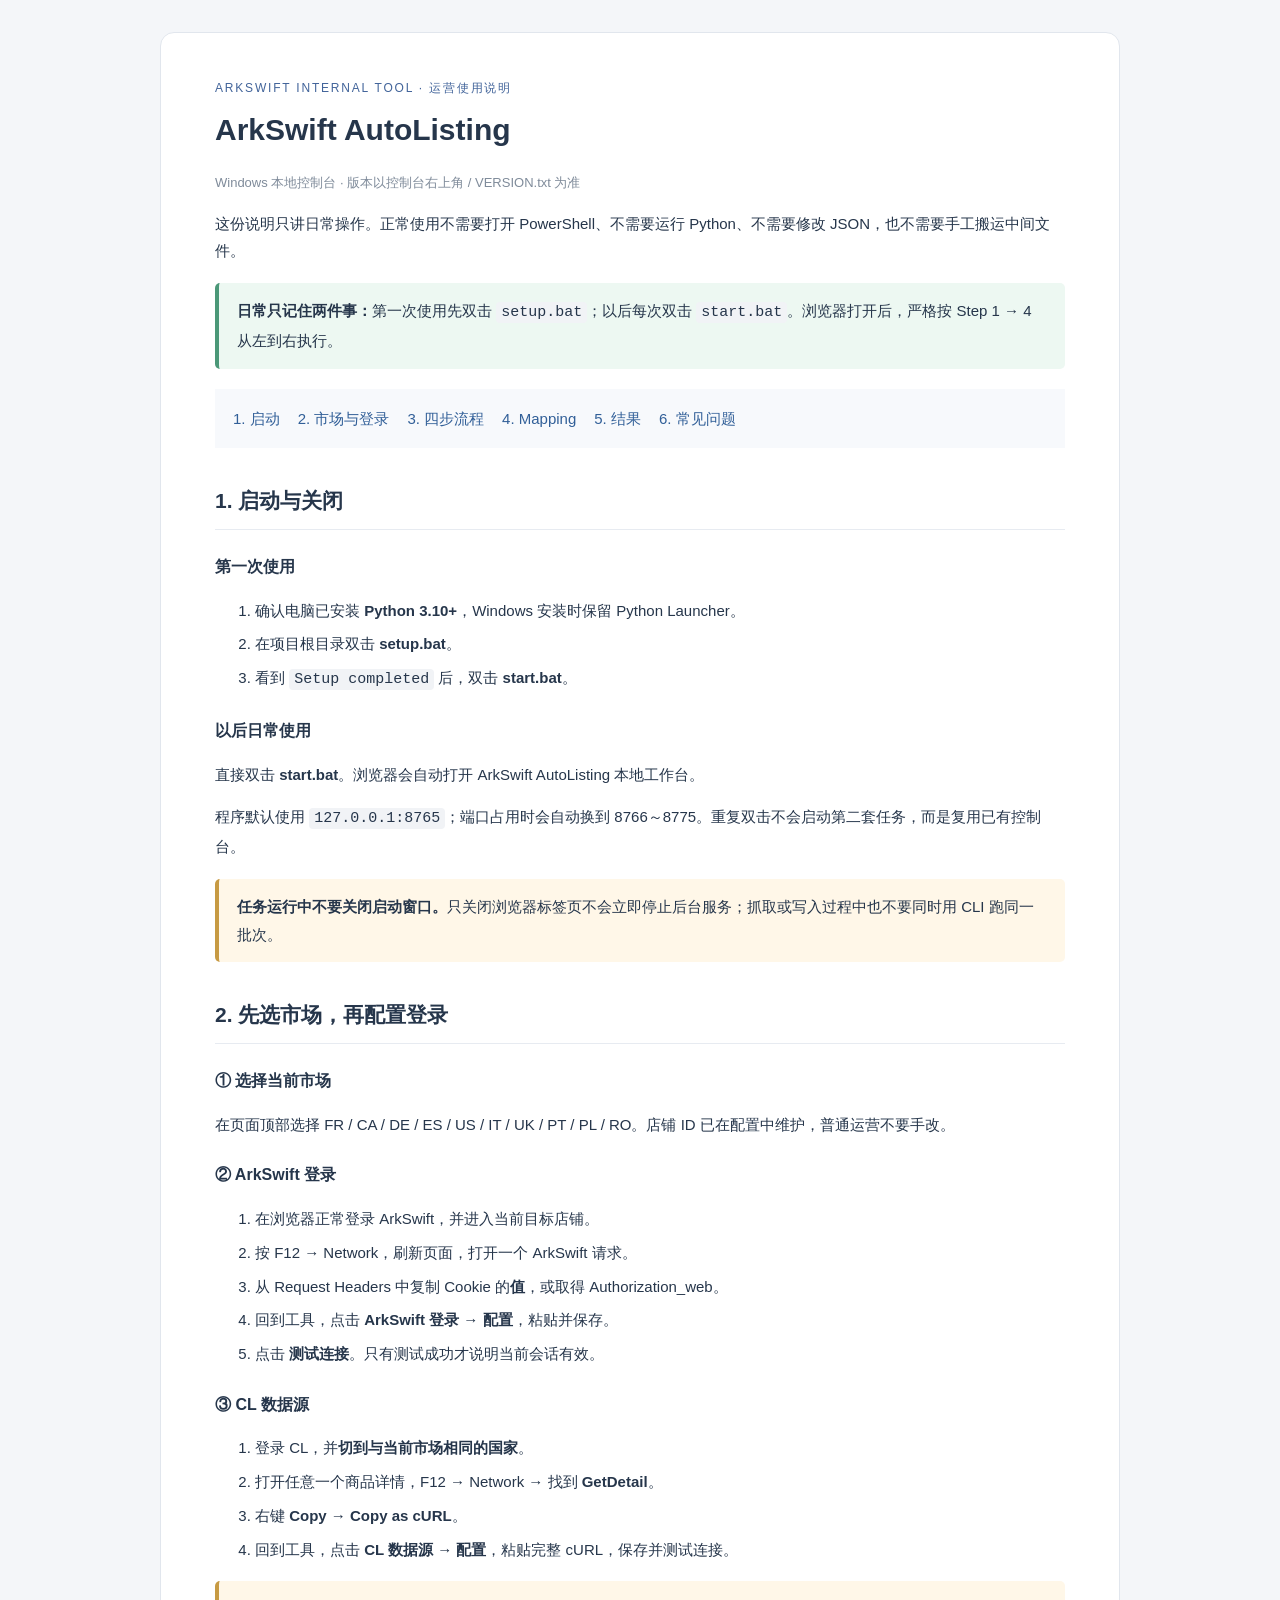
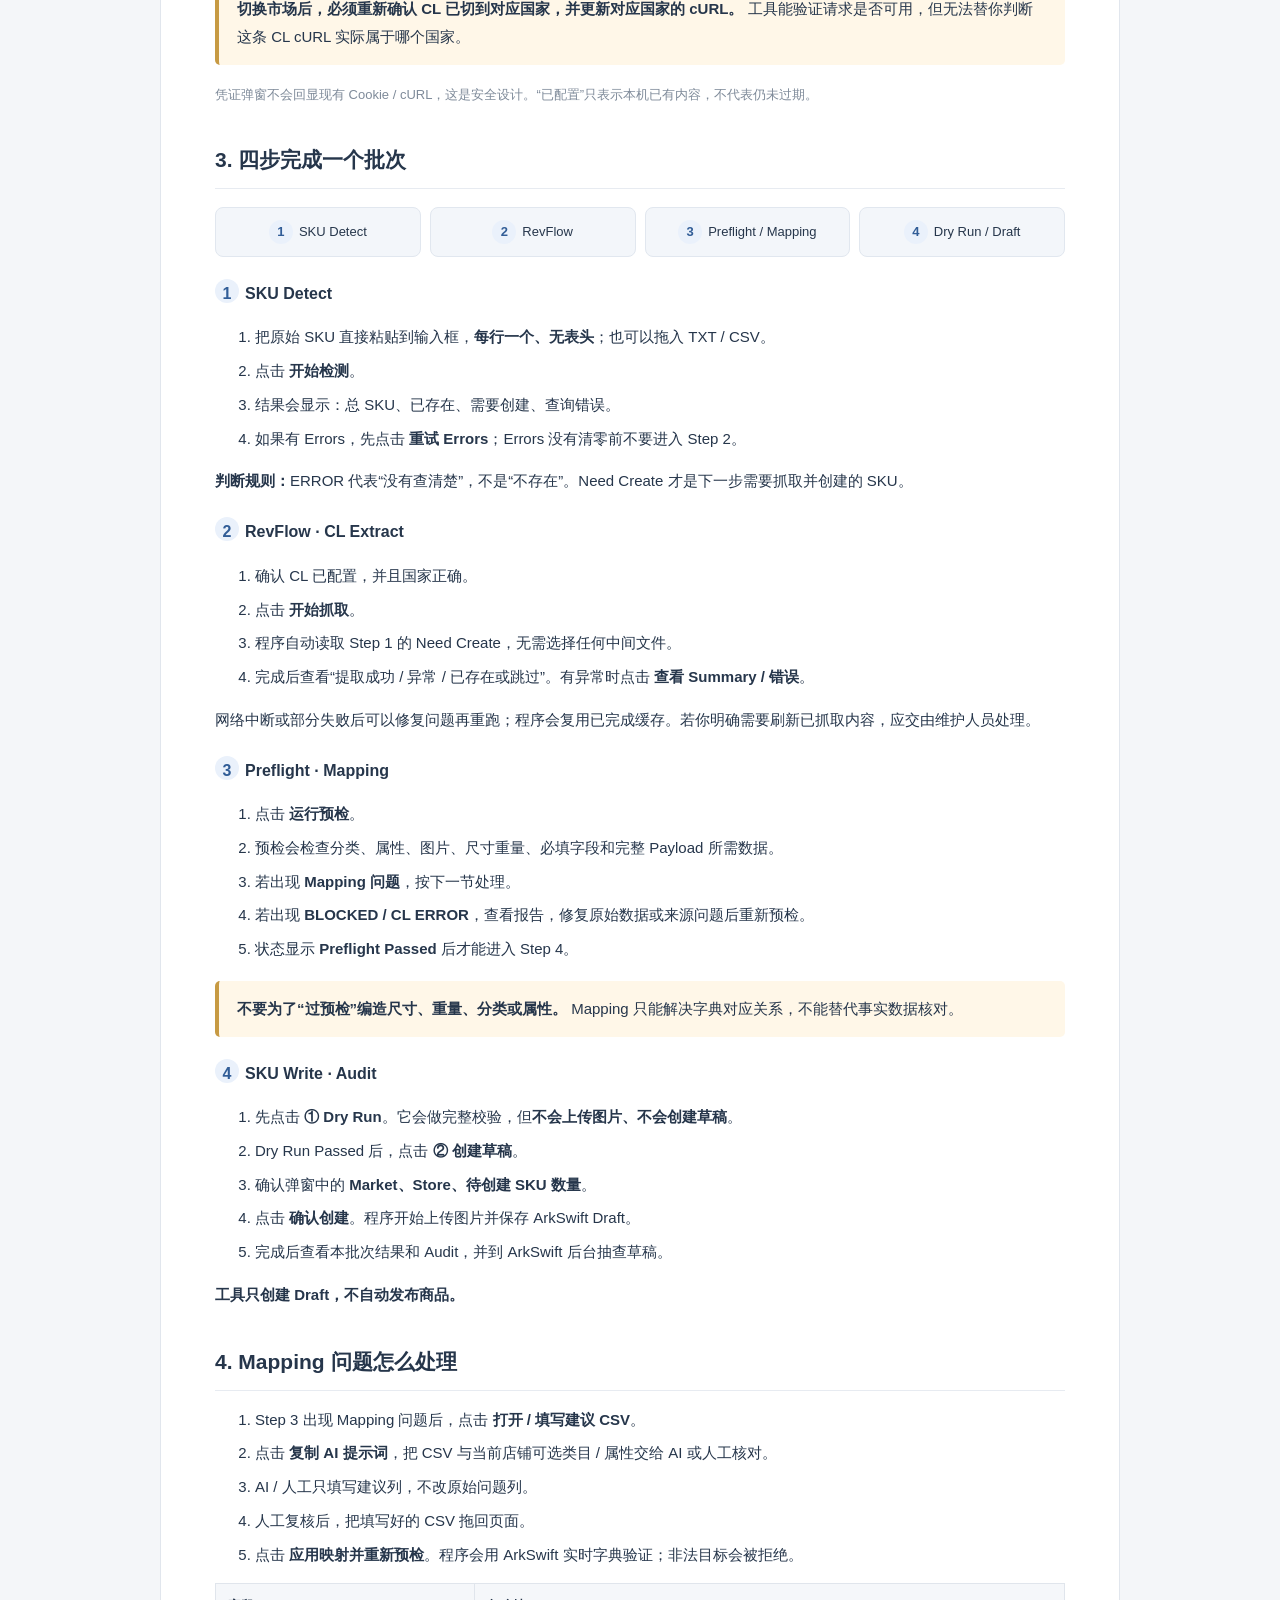
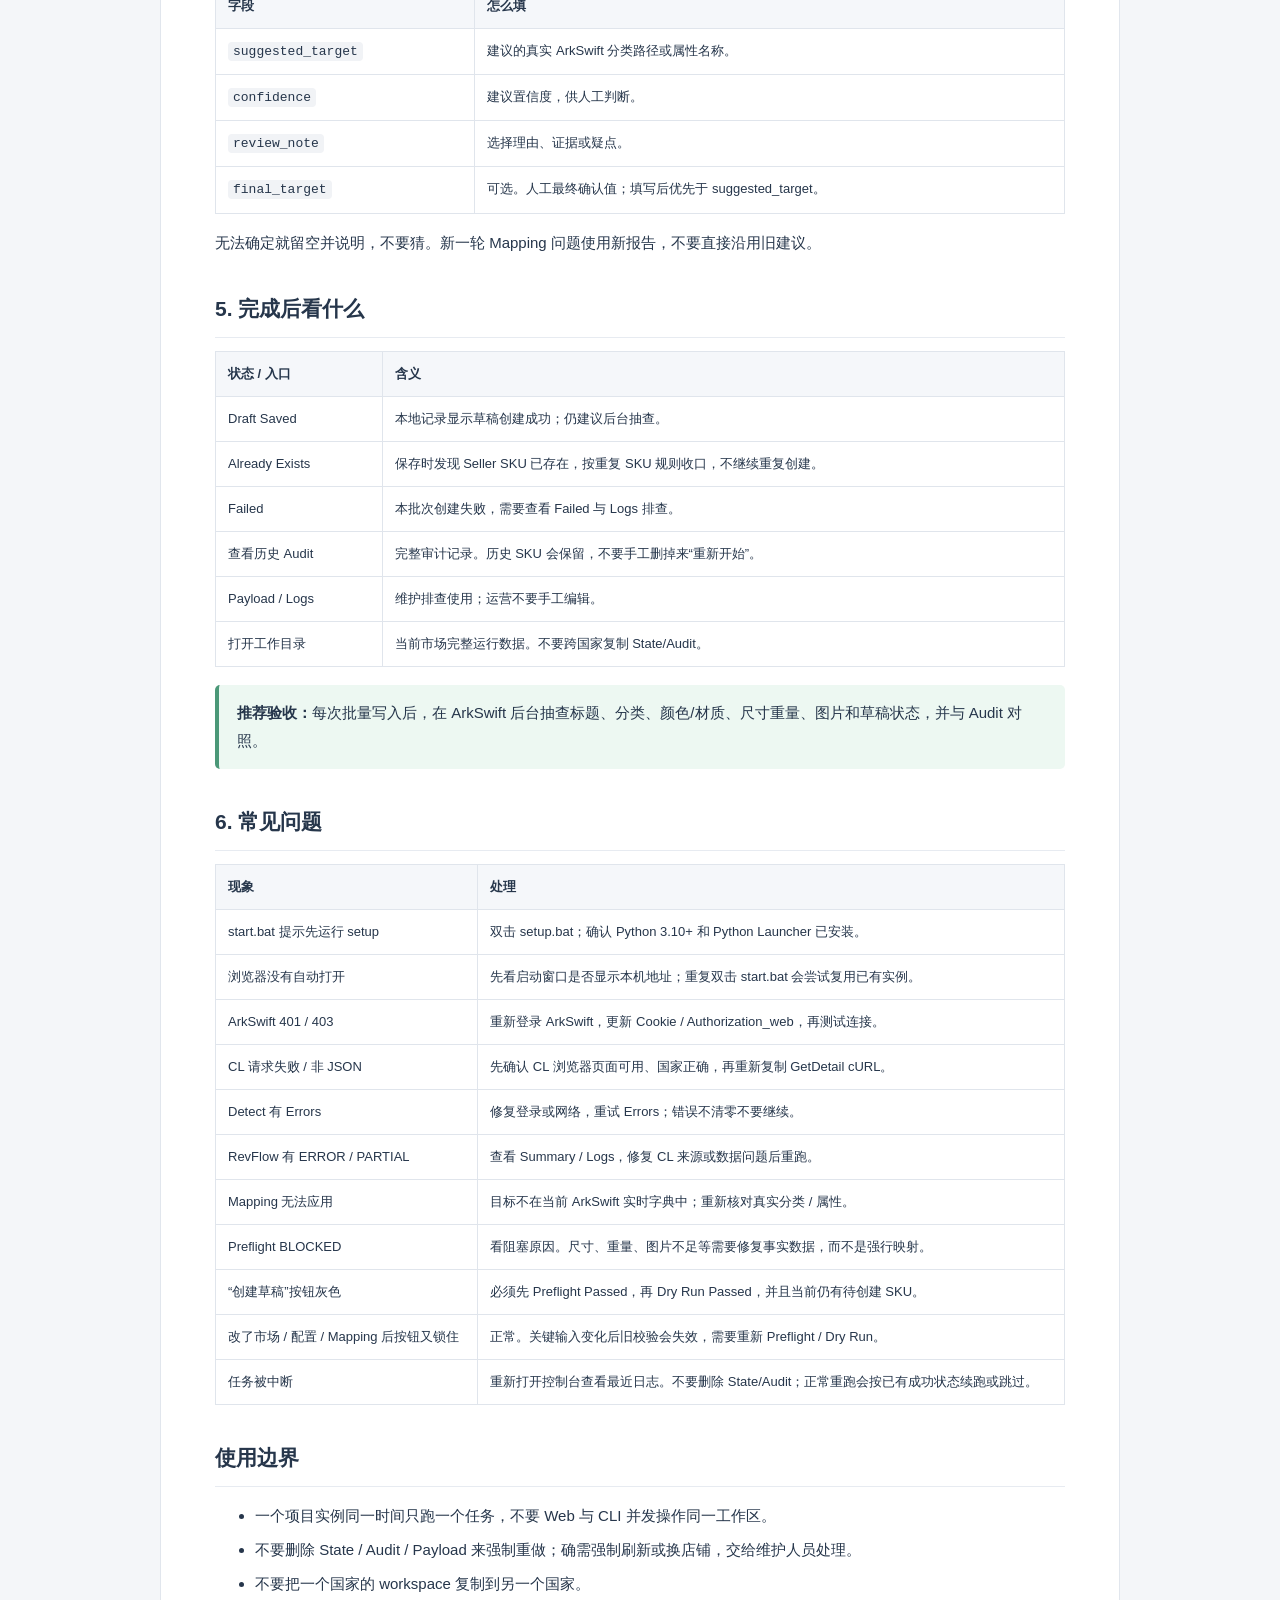
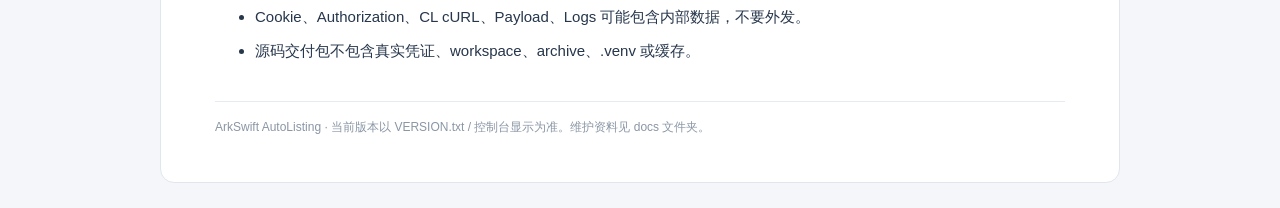
<file: 使用说明.html>
<!doctype html>
<html lang="zh-CN"><head><meta charset="utf-8"><meta name="viewport" content="width=device-width,initial-scale=1">
<title>ArkSwift AutoListing｜使用说明</title>
<style>
*{box-sizing:border-box}body{margin:0;background:#f4f6f9;color:#26364b;font:15px/1.85 "Segoe UI","Microsoft YaHei",sans-serif}main{max-width:960px;margin:32px auto;background:#fff;padding:44px 54px;border:1px solid #e1e6ed;border-radius:14px}h1{font-size:30px;margin:3px 0 6px}h2{font-size:21px;margin:34px 0 12px;padding-bottom:8px;border-bottom:1px solid #e7ebf1}h3{font-size:16px;margin:22px 0 7px}.muted{color:#7f8b9a;font-size:13px}.tag{font-size:12px;letter-spacing:1.8px;color:#42649a}.box{background:#eef4ff;border-left:4px solid #587fae;padding:14px 18px;margin:18px 0;border-radius:5px}.warn{background:#fff7e8;border-color:#c79a43}.ok{background:#edf8f2;border-color:#4b9878}.flow{display:grid;grid-template-columns:repeat(4,1fr);gap:9px;margin:18px 0}.flow div{background:#f3f6fa;border:1px solid #e1e7ef;border-radius:8px;padding:12px;text-align:center;font-size:13px}.step{display:inline-grid;place-items:center;width:24px;height:24px;border-radius:50%;background:#eaf1fb;color:#315d97;font-weight:700;margin-right:6px}table{border-collapse:collapse;width:100%;margin:13px 0;font-size:13px}th,td{border:1px solid #e0e5ec;padding:10px 12px;text-align:left;vertical-align:top}th{background:#f5f7fa}code{font-family:Consolas,monospace;background:#f1f3f6;padding:2px 5px;border-radius:4px}li{margin:6px 0}nav{background:#f7f9fc;padding:14px 18px;margin:20px 0;line-height:2.1}nav a{color:#315f98;text-decoration:none;margin-right:18px;display:inline-block}footer{margin-top:36px;border-top:1px solid #e6ebf1;padding-top:14px;color:#8a96a6;font-size:12px}@media(max-width:700px){main{margin:0;padding:22px;border:0;border-radius:0}.flow{grid-template-columns:1fr 1fr}}@media print{body{background:#fff}main{margin:0;max-width:none;border:0;padding:0}nav{display:none}.box,tr{break-inside:avoid}}
</style></head><body><main>
<div class="tag">ARKSWIFT INTERNAL TOOL · 运营使用说明</div>
<h1>ArkSwift AutoListing</h1>
<p class="muted">Windows 本地控制台 · 版本以控制台右上角 / VERSION.txt 为准</p>
<p>这份说明只讲日常操作。正常使用不需要打开 PowerShell、不需要运行 Python、不需要修改 JSON，也不需要手工搬运中间文件。</p>
<div class="box ok"><strong>日常只记住两件事：</strong>第一次使用先双击 <code>setup.bat</code>；以后每次双击 <code>start.bat</code>。浏览器打开后，严格按 Step 1 → 4 从左到右执行。</div>
<nav><a href="#start">1. 启动</a><a href="#config">2. 市场与登录</a><a href="#workflow">3. 四步流程</a><a href="#mapping">4. Mapping</a><a href="#results">5. 结果</a><a href="#trouble">6. 常见问题</a></nav>

<h2 id="start">1. 启动与关闭</h2>
<h3>第一次使用</h3>
<ol><li>确认电脑已安装 <strong>Python 3.10+</strong>，Windows 安装时保留 Python Launcher。</li><li>在项目根目录双击 <strong>setup.bat</strong>。</li><li>看到 <code>Setup completed</code> 后，双击 <strong>start.bat</strong>。</li></ol>
<h3>以后日常使用</h3>
<p>直接双击 <strong>start.bat</strong>。浏览器会自动打开 ArkSwift AutoListing 本地工作台。</p>
<p>程序默认使用 <code>127.0.0.1:8765</code>；端口占用时会自动换到 8766～8775。重复双击不会启动第二套任务，而是复用已有控制台。</p>
<div class="box warn"><strong>任务运行中不要关闭启动窗口。</strong>只关闭浏览器标签页不会立即停止后台服务；抓取或写入过程中也不要同时用 CLI 跑同一批次。</div>

<h2 id="config">2. 先选市场，再配置登录</h2>
<h3>① 选择当前市场</h3>
<p>在页面顶部选择 FR / CA / DE / ES / US / IT / UK / PT / PL / RO。店铺 ID 已在配置中维护，普通运营不要手改。</p>
<h3>② ArkSwift 登录</h3>
<ol><li>在浏览器正常登录 ArkSwift，并进入当前目标店铺。</li><li>按 F12 → Network，刷新页面，打开一个 ArkSwift 请求。</li><li>从 Request Headers 中复制 Cookie 的<strong>值</strong>，或取得 Authorization_web。</li><li>回到工具，点击 <strong>ArkSwift 登录 → 配置</strong>，粘贴并保存。</li><li>点击 <strong>测试连接</strong>。只有测试成功才说明当前会话有效。</li></ol>
<h3>③ CL 数据源</h3>
<ol><li>登录 CL，并<strong>切到与当前市场相同的国家</strong>。</li><li>打开任意一个商品详情，F12 → Network → 找到 <strong>GetDetail</strong>。</li><li>右键 <strong>Copy → Copy as cURL</strong>。</li><li>回到工具，点击 <strong>CL 数据源 → 配置</strong>，粘贴完整 cURL，保存并测试连接。</li></ol>
<div class="box warn"><strong>切换市场后，必须重新确认 CL 已切到对应国家，并更新对应国家的 cURL。</strong> 工具能验证请求是否可用，但无法替你判断这条 CL cURL 实际属于哪个国家。</div>
<p class="muted">凭证弹窗不会回显现有 Cookie / cURL，这是安全设计。“已配置”只表示本机已有内容，不代表仍未过期。</p>

<h2 id="workflow">3. 四步完成一个批次</h2>
<div class="flow"><div><span class="step">1</span>SKU Detect</div><div><span class="step">2</span>RevFlow</div><div><span class="step">3</span>Preflight / Mapping</div><div><span class="step">4</span>Dry Run / Draft</div></div>

<h3><span class="step">1</span>SKU Detect</h3>
<ol><li>把原始 SKU 直接粘贴到输入框，<strong>每行一个、无表头</strong>；也可以拖入 TXT / CSV。</li><li>点击 <strong>开始检测</strong>。</li><li>结果会显示：总 SKU、已存在、需要创建、查询错误。</li><li>如果有 Errors，先点击 <strong>重试 Errors</strong>；Errors 没有清零前不要进入 Step 2。</li></ol>
<p><strong>判断规则：</strong>ERROR 代表“没有查清楚”，不是“不存在”。Need Create 才是下一步需要抓取并创建的 SKU。</p>

<h3><span class="step">2</span>RevFlow · CL Extract</h3>
<ol><li>确认 CL 已配置，并且国家正确。</li><li>点击 <strong>开始抓取</strong>。</li><li>程序自动读取 Step 1 的 Need Create，无需选择任何中间文件。</li><li>完成后查看“提取成功 / 异常 / 已存在或跳过”。有异常时点击 <strong>查看 Summary / 错误</strong>。</li></ol>
<p>网络中断或部分失败后可以修复问题再重跑；程序会复用已完成缓存。若你明确需要刷新已抓取内容，应交由维护人员处理。</p>

<h3><span class="step">3</span>Preflight · Mapping</h3>
<ol><li>点击 <strong>运行预检</strong>。</li><li>预检会检查分类、属性、图片、尺寸重量、必填字段和完整 Payload 所需数据。</li><li>若出现 <strong>Mapping 问题</strong>，按下一节处理。</li><li>若出现 <strong>BLOCKED / CL ERROR</strong>，查看报告，修复原始数据或来源问题后重新预检。</li><li>状态显示 <strong>Preflight Passed</strong> 后才能进入 Step 4。</li></ol>
<div class="box warn"><strong>不要为了“过预检”编造尺寸、重量、分类或属性。</strong> Mapping 只能解决字典对应关系，不能替代事实数据核对。</div>

<h3><span class="step">4</span>SKU Write · Audit</h3>
<ol><li>先点击 <strong>① Dry Run</strong>。它会做完整校验，但<strong>不会上传图片、不会创建草稿</strong>。</li><li>Dry Run Passed 后，点击 <strong>② 创建草稿</strong>。</li><li>确认弹窗中的 <strong>Market、Store、待创建 SKU 数量</strong>。</li><li>点击 <strong>确认创建</strong>。程序开始上传图片并保存 ArkSwift Draft。</li><li>完成后查看本批次结果和 Audit，并到 ArkSwift 后台抽查草稿。</li></ol>
<p><strong>工具只创建 Draft，不自动发布商品。</strong></p>

<h2 id="mapping">4. Mapping 问题怎么处理</h2>
<ol><li>Step 3 出现 Mapping 问题后，点击 <strong>打开 / 填写建议 CSV</strong>。</li><li>点击 <strong>复制 AI 提示词</strong>，把 CSV 与当前店铺可选类目 / 属性交给 AI 或人工核对。</li><li>AI / 人工只填写建议列，不改原始问题列。</li><li>人工复核后，把填写好的 CSV 拖回页面。</li><li>点击 <strong>应用映射并重新预检</strong>。程序会用 ArkSwift 实时字典验证；非法目标会被拒绝。</li></ol>
<table><thead><tr><th>字段</th><th>怎么填</th></tr></thead><tbody>
<tr><td><code>suggested_target</code></td><td>建议的真实 ArkSwift 分类路径或属性名称。</td></tr>
<tr><td><code>confidence</code></td><td>建议置信度，供人工判断。</td></tr>
<tr><td><code>review_note</code></td><td>选择理由、证据或疑点。</td></tr>
<tr><td><code>final_target</code></td><td>可选。人工最终确认值；填写后优先于 suggested_target。</td></tr>
</tbody></table>
<p>无法确定就留空并说明，不要猜。新一轮 Mapping 问题使用新报告，不要直接沿用旧建议。</p>

<h2 id="results">5. 完成后看什么</h2>
<table><thead><tr><th>状态 / 入口</th><th>含义</th></tr></thead><tbody>
<tr><td>Draft Saved</td><td>本地记录显示草稿创建成功；仍建议后台抽查。</td></tr>
<tr><td>Already Exists</td><td>保存时发现 Seller SKU 已存在，按重复 SKU 规则收口，不继续重复创建。</td></tr>
<tr><td>Failed</td><td>本批次创建失败，需要查看 Failed 与 Logs 排查。</td></tr>
<tr><td>查看历史 Audit</td><td>完整审计记录。历史 SKU 会保留，不要手工删掉来“重新开始”。</td></tr>
<tr><td>Payload / Logs</td><td>维护排查使用；运营不要手工编辑。</td></tr>
<tr><td>打开工作目录</td><td>当前市场完整运行数据。不要跨国家复制 State/Audit。</td></tr>
</tbody></table>
<div class="box ok"><strong>推荐验收：</strong>每次批量写入后，在 ArkSwift 后台抽查标题、分类、颜色/材质、尺寸重量、图片和草稿状态，并与 Audit 对照。</div>

<h2 id="trouble">6. 常见问题</h2>
<table><thead><tr><th>现象</th><th>处理</th></tr></thead><tbody>
<tr><td>start.bat 提示先运行 setup</td><td>双击 setup.bat；确认 Python 3.10+ 和 Python Launcher 已安装。</td></tr>
<tr><td>浏览器没有自动打开</td><td>先看启动窗口是否显示本机地址；重复双击 start.bat 会尝试复用已有实例。</td></tr>
<tr><td>ArkSwift 401 / 403</td><td>重新登录 ArkSwift，更新 Cookie / Authorization_web，再测试连接。</td></tr>
<tr><td>CL 请求失败 / 非 JSON</td><td>先确认 CL 浏览器页面可用、国家正确，再重新复制 GetDetail cURL。</td></tr>
<tr><td>Detect 有 Errors</td><td>修复登录或网络，重试 Errors；错误不清零不要继续。</td></tr>
<tr><td>RevFlow 有 ERROR / PARTIAL</td><td>查看 Summary / Logs，修复 CL 来源或数据问题后重跑。</td></tr>
<tr><td>Mapping 无法应用</td><td>目标不在当前 ArkSwift 实时字典中；重新核对真实分类 / 属性。</td></tr>
<tr><td>Preflight BLOCKED</td><td>看阻塞原因。尺寸、重量、图片不足等需要修复事实数据，而不是强行映射。</td></tr>
<tr><td>“创建草稿”按钮灰色</td><td>必须先 Preflight Passed，再 Dry Run Passed，并且当前仍有待创建 SKU。</td></tr>
<tr><td>改了市场 / 配置 / Mapping 后按钮又锁住</td><td>正常。关键输入变化后旧校验会失效，需要重新 Preflight / Dry Run。</td></tr>
<tr><td>任务被中断</td><td>重新打开控制台查看最近日志。不要删除 State/Audit；正常重跑会按已有成功状态续跑或跳过。</td></tr>
</tbody></table>

<h2>使用边界</h2>
<ul><li>一个项目实例同一时间只跑一个任务，不要 Web 与 CLI 并发操作同一工作区。</li><li>不要删除 State / Audit / Payload 来强制重做；确需强制刷新或换店铺，交给维护人员处理。</li><li>不要把一个国家的 workspace 复制到另一个国家。</li><li>Cookie、Authorization、CL cURL、Payload、Logs 可能包含内部数据，不要外发。</li><li>源码交付包不包含真实凭证、workspace、archive、.venv 或缓存。</li></ul>
<footer>ArkSwift AutoListing · 当前版本以 VERSION.txt / 控制台显示为准。维护资料见 docs 文件夹。</footer>
</main></body></html>
</file>
